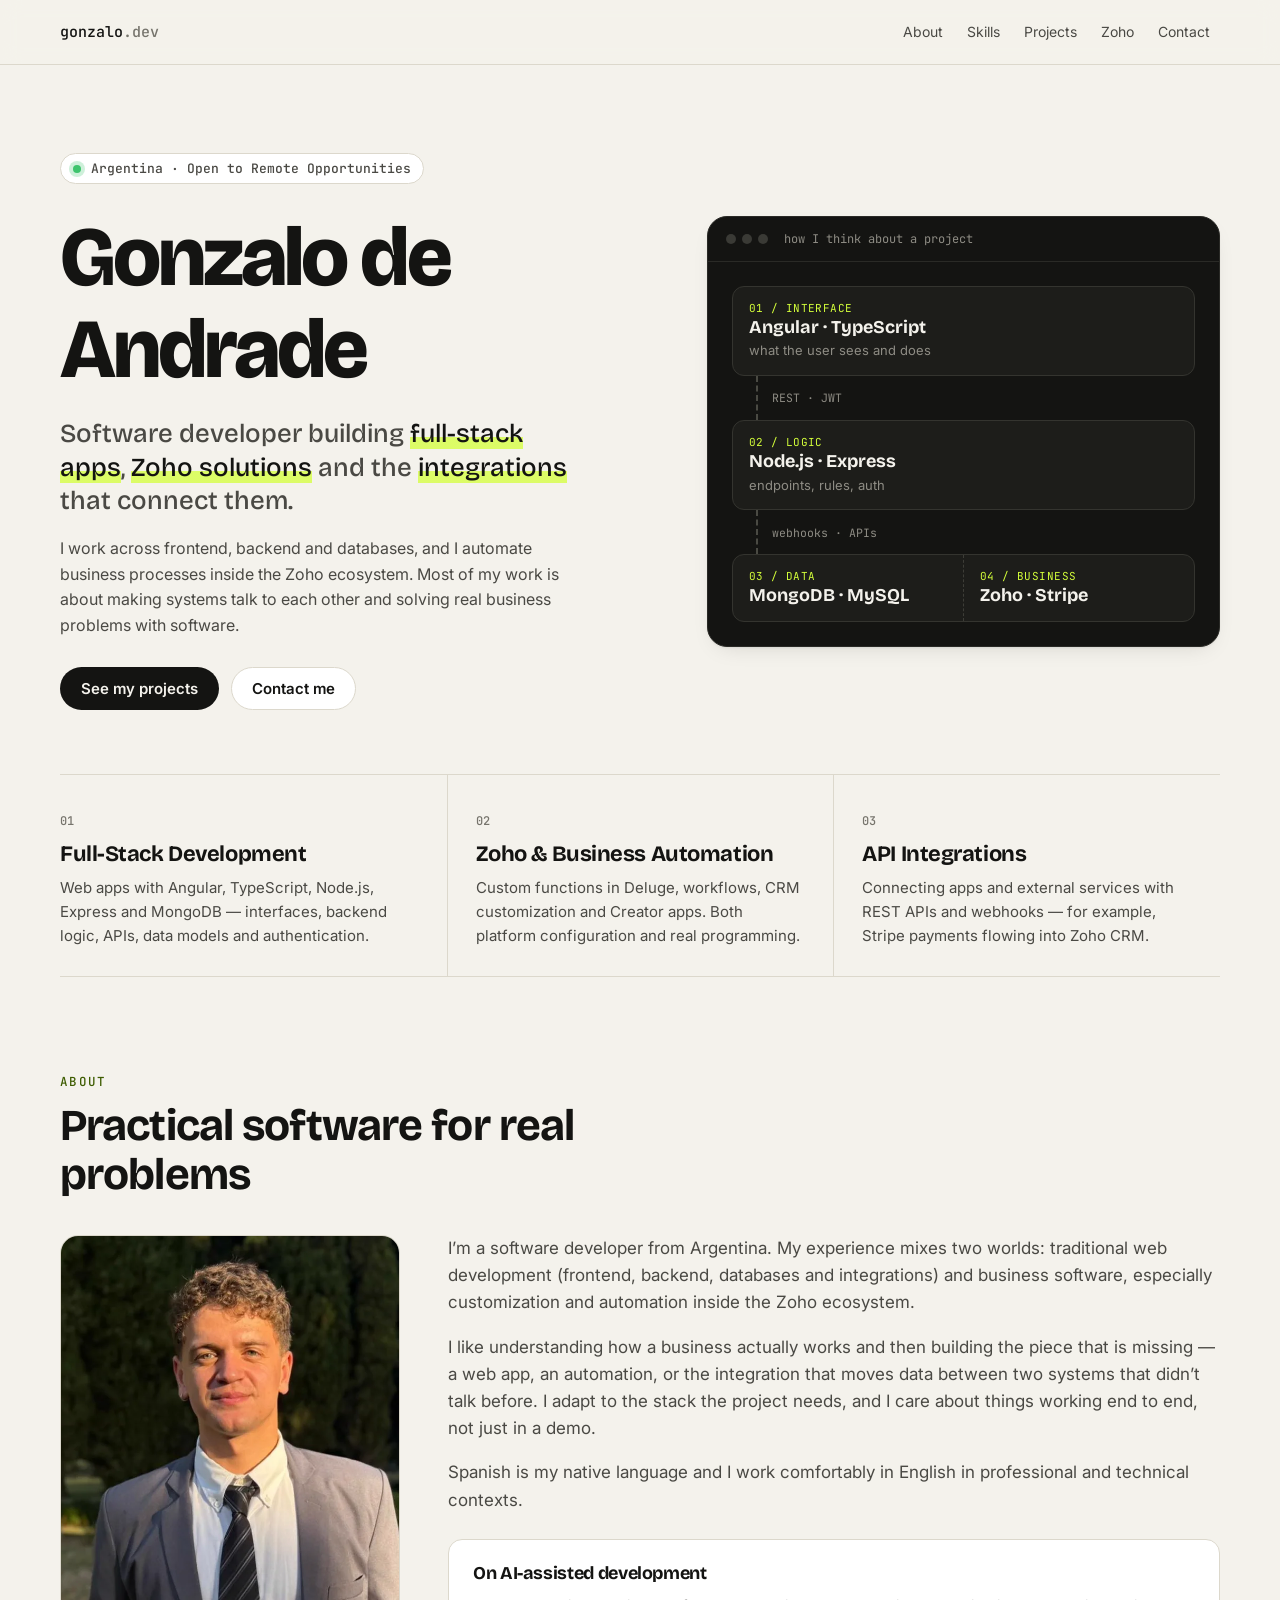
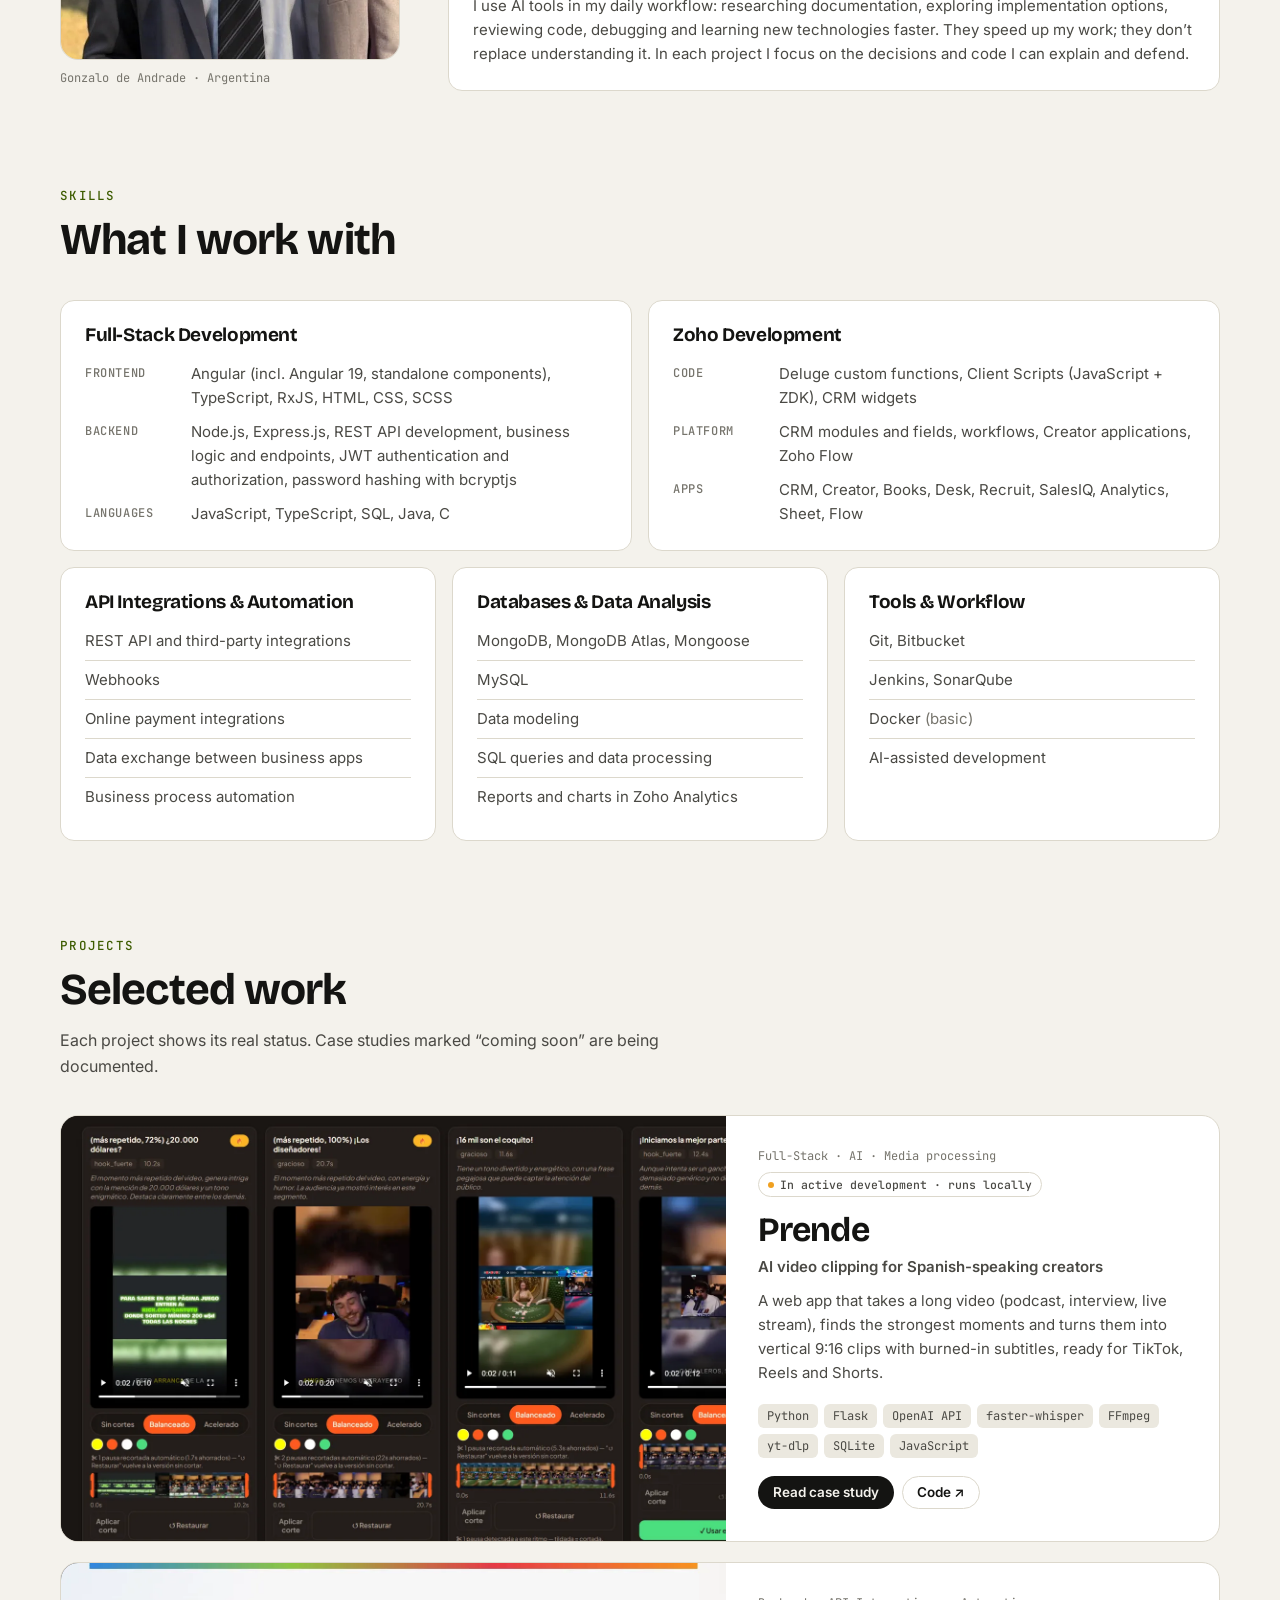
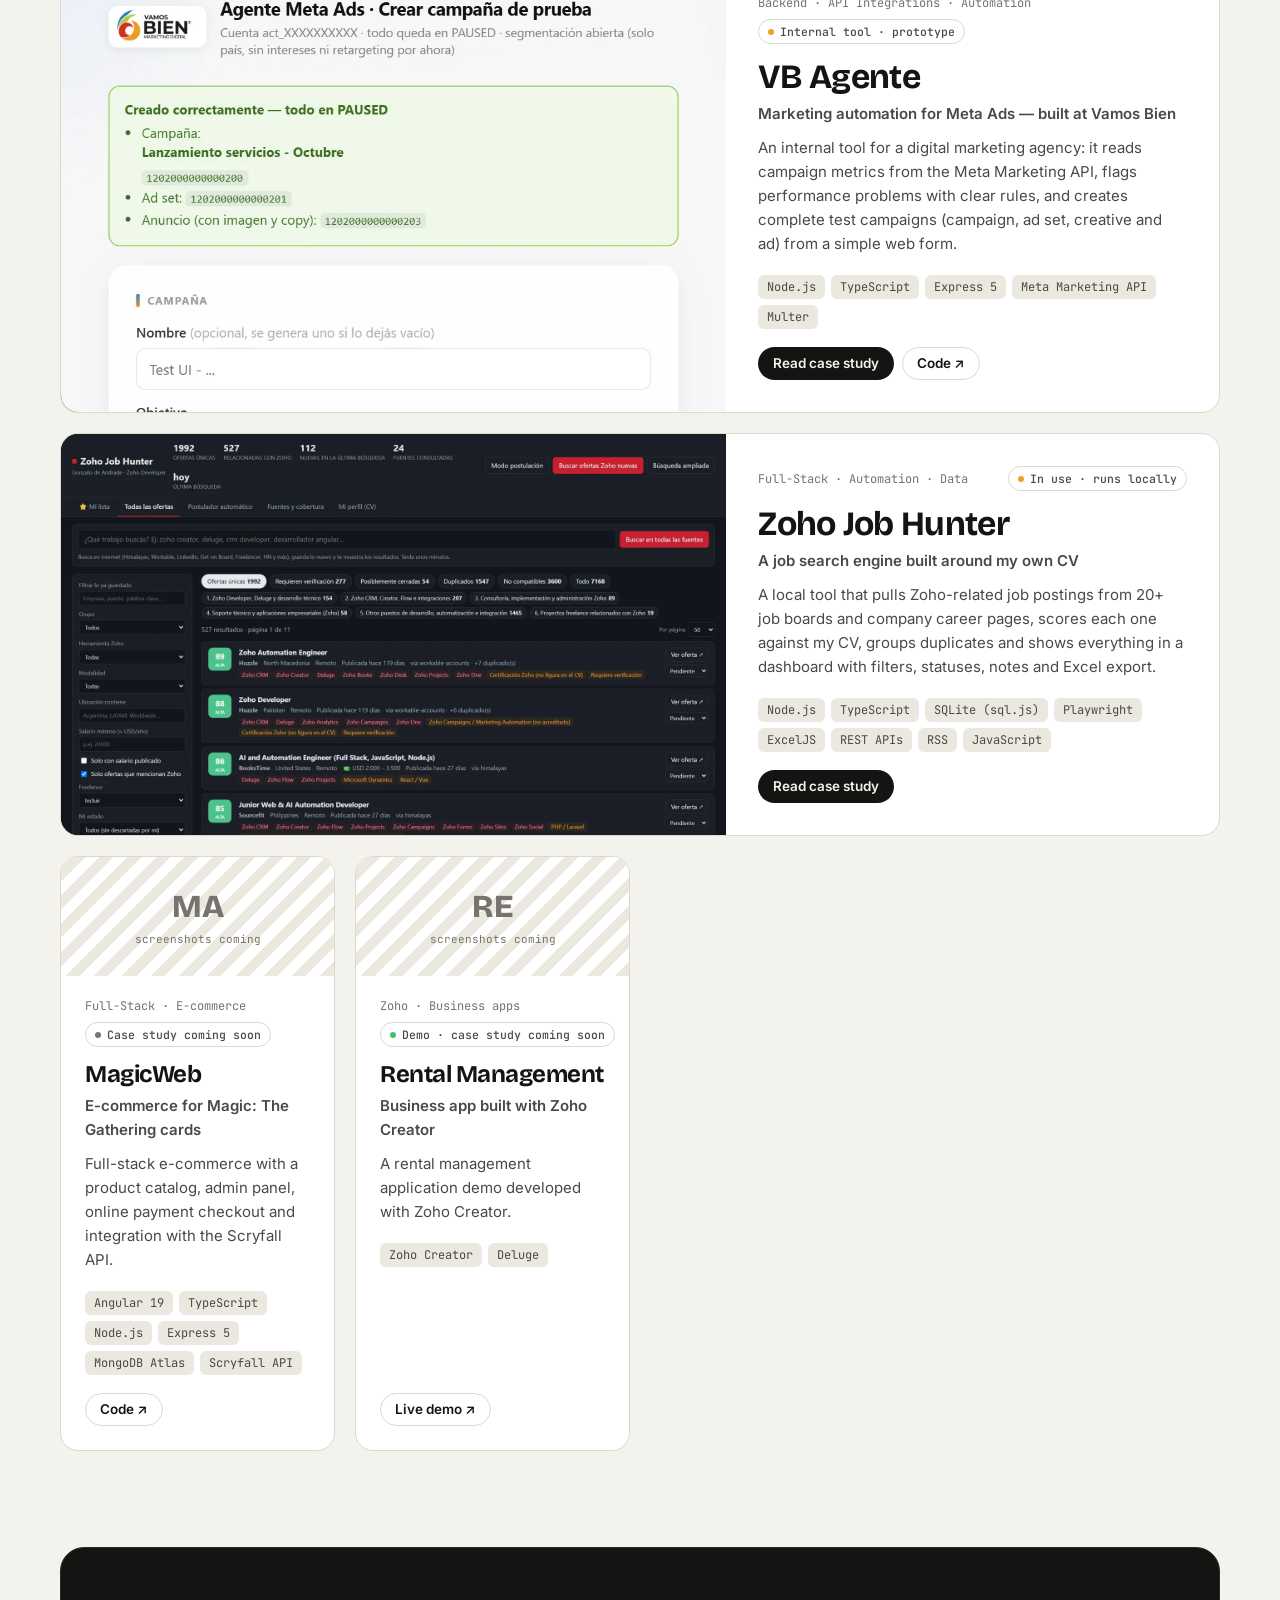
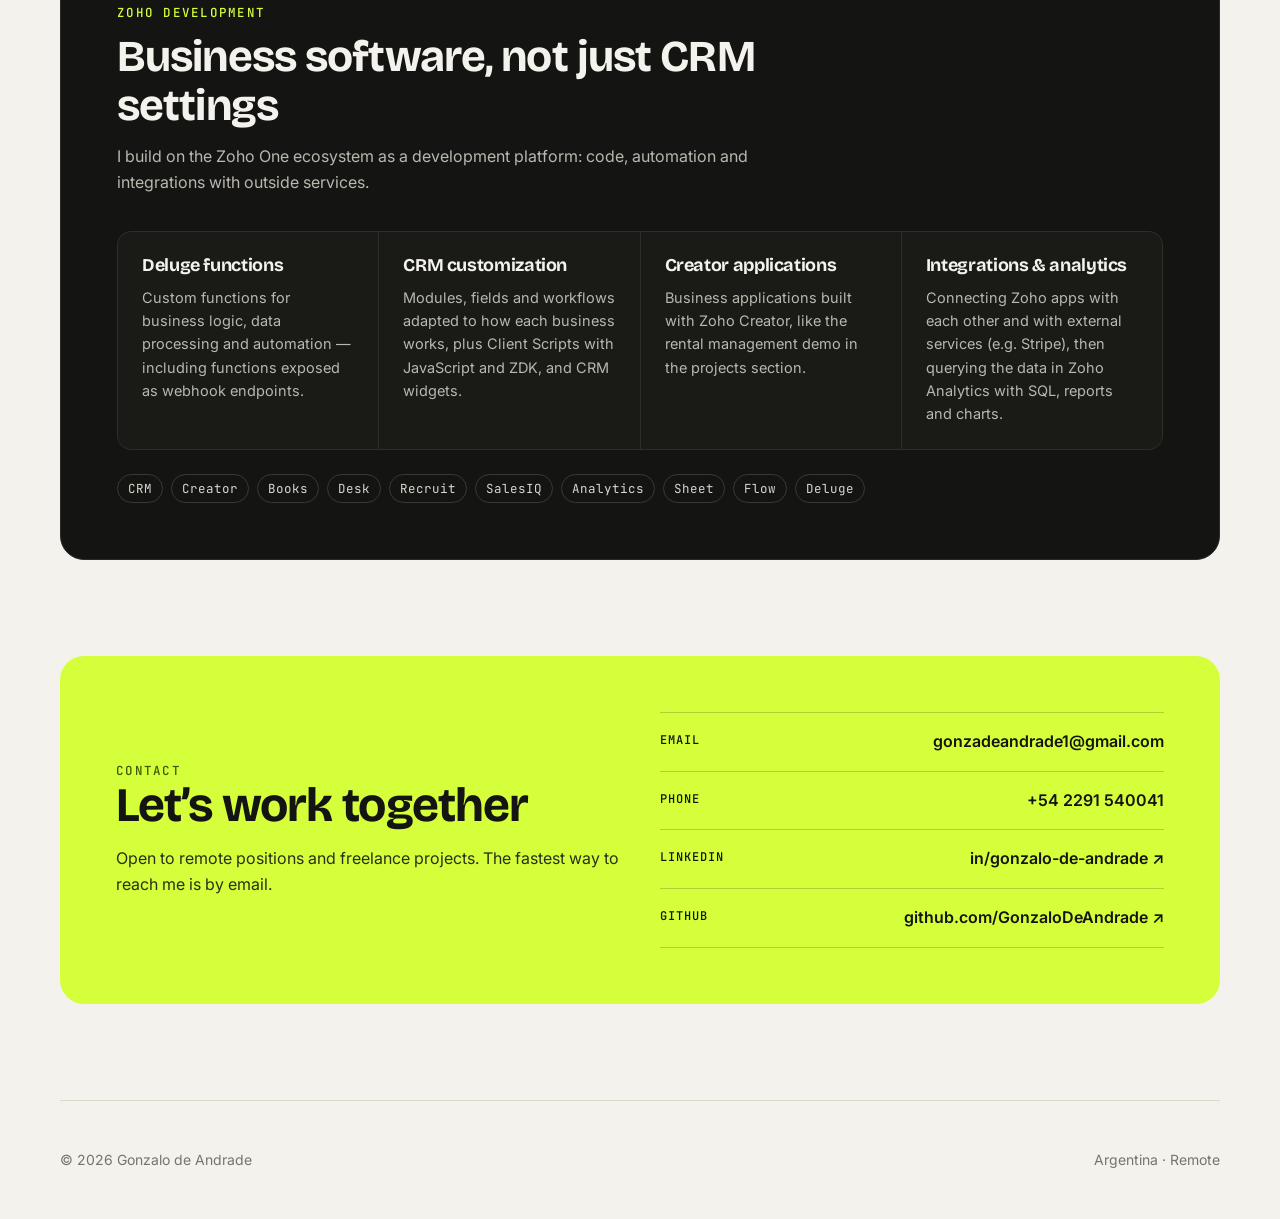
<file: index.html>
<!doctype html>
<html lang="en">
<head>
  <meta charset="utf-8">
  <meta name="viewport" content="width=device-width, initial-scale=1">
  <title>Gonzalo de Andrade · Software Developer</title>
  <meta name="description" content="Software developer from Argentina. Full-stack web development, Zoho solutions and system integrations.">
  <link rel="preconnect" href="https://fonts.googleapis.com">
  <link rel="preconnect" href="https://fonts.gstatic.com" crossorigin>
  <link href="https://fonts.googleapis.com/css2?family=Bricolage+Grotesque:opsz,wght@12..96,500;12..96,700;12..96,800&family=Inter:wght@400;500;600&family=JetBrains+Mono:wght@400;500&display=swap" rel="stylesheet">
  <link rel="stylesheet" href="styles.css">
  <link rel="icon" href="data:image/svg+xml,<svg xmlns='http://www.w3.org/2000/svg' viewBox='0 0 32 32'><rect width='32' height='32' rx='8' fill='%23131311'/><text x='16' y='22' font-family='monospace' font-size='15' fill='%23d4ff3a' text-anchor='middle'>gd</text></svg>">
</head>
<body>
  <a class="skip" href="#main">Skip to content</a>

  <header class="nav">
    <div class="wrap nav-inner">
      <a class="logo" href="#top" aria-label="Home">gonzalo<span>.dev</span></a>
      <nav aria-label="Main">
        <ul>
          <li><a href="#about">About</a></li>
          <li><a href="#skills">Skills</a></li>
          <li><a href="#projects">Projects</a></li>
          <li><a href="#zoho">Zoho</a></li>
          <li><a href="#contact">Contact</a></li>
        </ul>
      </nav>
    </div>
  </header>

  <main id="main">
    <!-- HERO -->
    <section class="hero wrap" id="top">
      <div class="hero-text">
        <p class="eyebrow"><span class="dot" aria-hidden="true"></span>Argentina · Open to Remote Opportunities</p>
        <h1>Gonzalo de Andrade</h1>
        <p class="headline">Software developer building <em>full-stack apps</em>, <em>Zoho solutions</em> and the <em>integrations</em> that connect them.</p>
        <p class="intro">I work across frontend, backend and databases, and I automate business processes inside the Zoho ecosystem. Most of my work is about making systems talk to each other and solving real business problems with software.</p>
        <div class="cta">
          <a class="btn btn-primary" href="#projects">See my projects</a>
          <a class="btn btn-ghost" href="#contact">Contact me</a>
        </div>
      </div>

      <figure class="flow" aria-label="Diagram: frontend, backend and business systems connected through APIs">
        <div class="flow-head"><span></span><span></span><span></span><code>how I think about a project</code></div>
        <ol class="flow-body">
          <li class="node">
            <span class="node-k">01 / interface</span>
            <strong>Angular · TypeScript</strong>
            <small>what the user sees and does</small>
          </li>
          <li class="wire" aria-hidden="true"><span>REST · JWT</span></li>
          <li class="node">
            <span class="node-k">02 / logic</span>
            <strong>Node.js · Express</strong>
            <small>endpoints, rules, auth</small>
          </li>
          <li class="wire" aria-hidden="true"><span>webhooks · APIs</span></li>
          <li class="node node-split">
            <div>
              <span class="node-k">03 / data</span>
              <strong>MongoDB · MySQL</strong>
            </div>
            <div>
              <span class="node-k">04 / business</span>
              <strong>Zoho · Stripe</strong>
            </div>
          </li>
        </ol>
      </figure>
    </section>

    <!-- STRENGTHS -->
    <section class="strengths wrap" aria-label="Core strengths">
      <article>
        <span class="num">01</span>
        <h2>Full-Stack Development</h2>
        <p>Web apps with Angular, TypeScript, Node.js, Express and MongoDB — interfaces, backend logic, APIs, data models and authentication.</p>
      </article>
      <article>
        <span class="num">02</span>
        <h2>Zoho &amp; Business Automation</h2>
        <p>Custom functions in Deluge, workflows, CRM customization and Creator apps. Both platform configuration and real programming.</p>
      </article>
      <article>
        <span class="num">03</span>
        <h2>API Integrations</h2>
        <p>Connecting apps and external services with REST APIs and webhooks — for example, Stripe payments flowing into Zoho CRM.</p>
      </article>
    </section>

    <!-- ABOUT -->
    <section class="section wrap" id="about">
      <div class="section-head">
        <p class="kicker">About</p>
        <h2>Practical software for real problems</h2>
      </div>
      <div class="about-grid">
        <figure class="portrait">
          <img src="assets/gonzalo.webp" alt="Portrait of Gonzalo de Andrade" width="640" height="800" loading="lazy" decoding="async">
          <figcaption>Gonzalo de Andrade · Argentina</figcaption>
        </figure>
        <div class="about-text">
          <div class="prose">
            <p>I’m a software developer from Argentina. My experience mixes two worlds: traditional web development (frontend, backend, databases and integrations) and business software, especially customization and automation inside the Zoho ecosystem.</p>
            <p>I like understanding how a business actually works and then building the piece that is missing — a web app, an automation, or the integration that moves data between two systems that didn’t talk before. I adapt to the stack the project needs, and I care about things working end to end, not just in a demo.</p>
            <p>Spanish is my native language and I work comfortably in English in professional and technical contexts.</p>
          </div>
          <aside class="note-card">
            <h3>On AI-assisted development</h3>
            <p>I use AI tools in my daily workflow: researching documentation, exploring implementation options, reviewing code, debugging and learning new technologies faster. They speed up my work; they don’t replace understanding it. In each project I focus on the decisions and code I can explain and defend.</p>
          </aside>
        </div>
      </div>
    </section>

    <!-- SKILLS -->
    <section class="section wrap" id="skills">
      <div class="section-head">
        <p class="kicker">Skills</p>
        <h2>What I work with</h2>
      </div>
      <div class="skills">
        <article class="skill skill-main">
          <h3>Full-Stack Development</h3>
          <dl>
            <dt>Frontend</dt><dd>Angular (incl. Angular 19, standalone components), TypeScript, RxJS, HTML, CSS, SCSS</dd>
            <dt>Backend</dt><dd>Node.js, Express.js, REST API development, business logic and endpoints, JWT authentication and authorization, password hashing with bcryptjs</dd>
            <dt>Languages</dt><dd>JavaScript, TypeScript, SQL, Java, C</dd>
          </dl>
        </article>
        <article class="skill skill-main">
          <h3>Zoho Development</h3>
          <dl>
            <dt>Code</dt><dd>Deluge custom functions, Client Scripts (JavaScript + ZDK), CRM widgets</dd>
            <dt>Platform</dt><dd>CRM modules and fields, workflows, Creator applications, Zoho Flow</dd>
            <dt>Apps</dt><dd>CRM, Creator, Books, Desk, Recruit, SalesIQ, Analytics, Sheet, Flow</dd>
          </dl>
        </article>
        <article class="skill">
          <h3>API Integrations &amp; Automation</h3>
          <ul>
            <li>REST API and third-party integrations</li>
            <li>Webhooks</li>
            <li>Online payment integrations</li>
            <li>Data exchange between business apps</li>
            <li>Business process automation</li>
          </ul>
        </article>
        <article class="skill">
          <h3>Databases &amp; Data Analysis</h3>
          <ul>
            <li>MongoDB, MongoDB Atlas, Mongoose</li>
            <li>MySQL</li>
            <li>Data modeling</li>
            <li>SQL queries and data processing</li>
            <li>Reports and charts in Zoho Analytics</li>
          </ul>
        </article>
        <article class="skill">
          <h3>Tools &amp; Workflow</h3>
          <ul>
            <li>Git, Bitbucket</li>
            <li>Jenkins, SonarQube</li>
            <li>Docker <span class="muted">(basic)</span></li>
            <li>AI-assisted development</li>
          </ul>
        </article>
      </div>
    </section>

    <!-- PROJECTS -->
    <section class="section wrap" id="projects">
      <div class="section-head">
        <p class="kicker">Projects</p>
        <h2>Selected work</h2>
        <p class="section-sub">Each project shows its real status. Case studies marked “coming soon” are being documented.</p>
      </div>
      <div class="project-feature" id="featured"></div>
      <div class="project-grid" id="projectGrid"></div>
    </section>

    <!-- ZOHO -->
    <section class="section wrap" id="zoho">
      <div class="zoho">
        <div class="section-head">
          <p class="kicker">Zoho Development</p>
          <h2>Business software, not just CRM settings</h2>
          <p class="section-sub">I build on the Zoho One ecosystem as a development platform: code, automation and integrations with outside services.</p>
        </div>
        <div class="zoho-grid">
          <article>
            <h3>Deluge functions</h3>
            <p>Custom functions for business logic, data processing and automation — including functions exposed as webhook endpoints.</p>
          </article>
          <article>
            <h3>CRM customization</h3>
            <p>Modules, fields and workflows adapted to how each business works, plus Client Scripts with JavaScript and ZDK, and CRM widgets.</p>
          </article>
          <article>
            <h3>Creator applications</h3>
            <p>Business applications built with Zoho Creator, like the rental management demo in the projects section.</p>
          </article>
          <article>
            <h3>Integrations &amp; analytics</h3>
            <p>Connecting Zoho apps with each other and with external services (e.g. Stripe), then querying the data in Zoho Analytics with SQL, reports and charts.</p>
          </article>
        </div>
        <p class="zoho-apps" aria-label="Zoho apps I have worked with">
          <span>CRM</span><span>Creator</span><span>Books</span><span>Desk</span><span>Recruit</span><span>SalesIQ</span><span>Analytics</span><span>Sheet</span><span>Flow</span><span>Deluge</span>
        </p>
      </div>
    </section>

    <!-- CONTACT -->
    <section class="section wrap" id="contact">
      <div class="contact">
        <div>
          <p class="kicker">Contact</p>
          <h2>Let’s work together</h2>
          <p>Open to remote positions and freelance projects. The fastest way to reach me is by email.</p>
        </div>
        <ul class="contact-list">
          <li>
            <span class="c-label">Email</span>
            <a class="c-value" href="mailto:gonzadeandrade1@gmail.com">gonzadeandrade1@gmail.com</a>
          </li>
          <li>
            <span class="c-label">Phone</span>
            <a class="c-value" href="tel:+542291540041">+54 2291 540041</a>
          </li>
          <li>
            <span class="c-label">LinkedIn</span>
            <a class="c-value" href="https://www.linkedin.com/in/gonzalo-de-andrade-20a2791b8/" target="_blank" rel="noopener">in/gonzalo-de-andrade ↗</a>
          </li>
          <li>
            <span class="c-label">GitHub</span>
            <a class="c-value" href="https://github.com/GonzaloDeAndrade" target="_blank" rel="noopener">github.com/GonzaloDeAndrade ↗</a>
          </li>
        </ul>
      </div>
    </section>
  </main>

  <footer class="footer wrap">
    <span>© <span id="year"></span> Gonzalo de Andrade</span>
    <span>Argentina · Remote</span>
  </footer>

  <script src="js/projects.js"></script>
  <script src="js/main.js"></script>
</body>
</html>
</file>
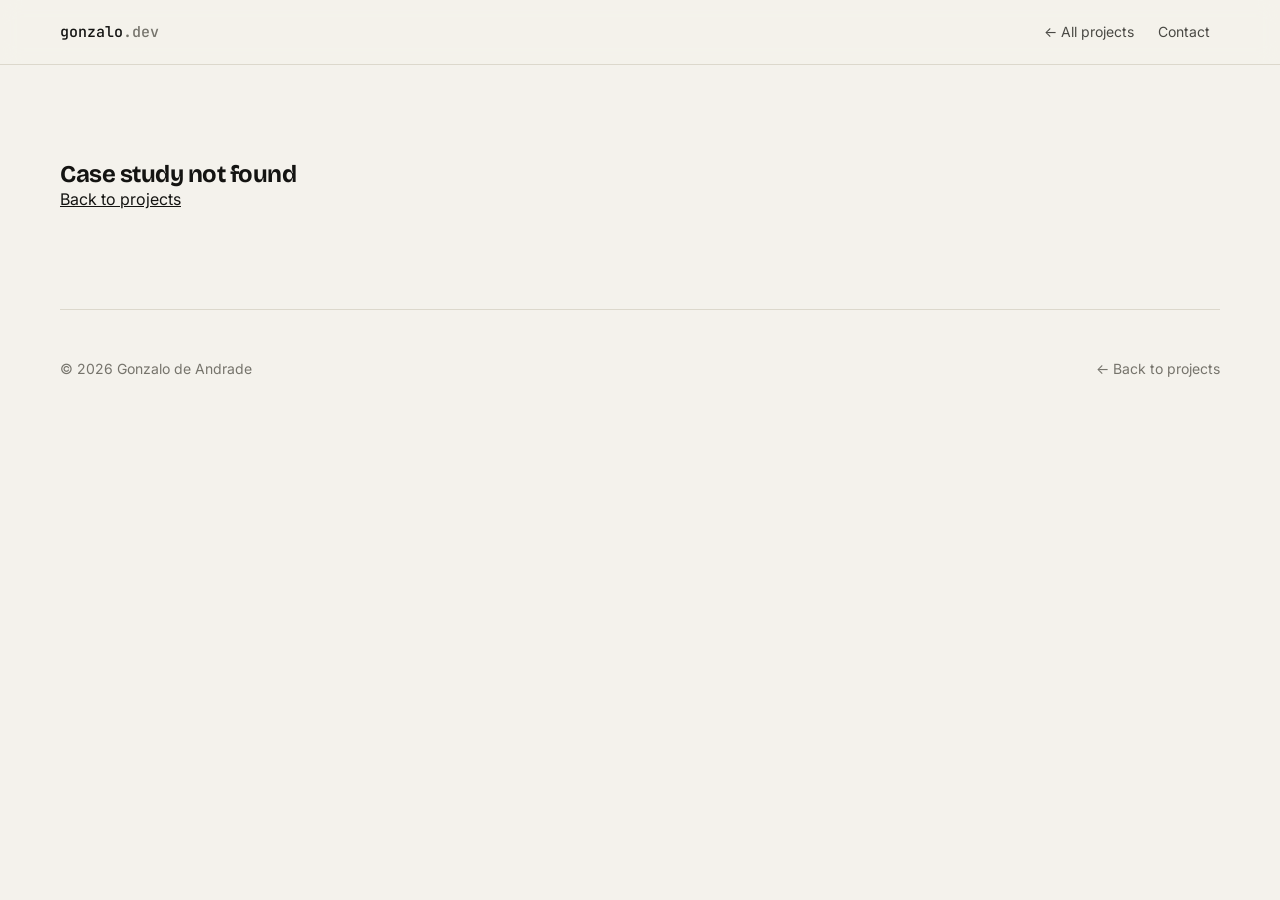
<file: project.html>
<!doctype html>
<html lang="en">
<head>
  <meta charset="utf-8">
  <meta name="viewport" content="width=device-width, initial-scale=1">
  <title>Case study · Gonzalo de Andrade</title>
  <link rel="preconnect" href="https://fonts.googleapis.com">
  <link rel="preconnect" href="https://fonts.gstatic.com" crossorigin>
  <link href="https://fonts.googleapis.com/css2?family=Bricolage+Grotesque:opsz,wght@12..96,500;12..96,700;12..96,800&family=Inter:wght@400;500;600&family=JetBrains+Mono:wght@400;500&display=swap" rel="stylesheet">
  <link rel="stylesheet" href="styles.css">
  <link rel="icon" href="data:image/svg+xml,<svg xmlns='http://www.w3.org/2000/svg' viewBox='0 0 32 32'><rect width='32' height='32' rx='8' fill='%23131311'/><text x='16' y='22' font-family='monospace' font-size='15' fill='%23d4ff3a' text-anchor='middle'>gd</text></svg>">
</head>
<body>
  <a class="skip" href="#main">Skip to content</a>
  <header class="nav">
    <div class="wrap nav-inner">
      <a class="logo" href="index.html" aria-label="Home">gonzalo<span>.dev</span></a>
      <nav aria-label="Main">
        <ul>
          <li><a href="index.html#projects">← All projects</a></li>
          <li><a href="index.html#contact">Contact</a></li>
        </ul>
      </nav>
    </div>
  </header>

  <main id="main" class="wrap case"></main>

  <dialog class="lightbox" id="lightbox" aria-label="Screenshot">
    <button class="lightbox-close" type="button" aria-label="Close">✕</button>
    <img alt="">
    <p class="lightbox-cap"></p>
  </dialog>

  <footer class="footer wrap">
    <span>© <span id="year"></span> Gonzalo de Andrade</span>
    <a href="index.html#projects">← Back to projects</a>
  </footer>

  <script src="js/projects.js"></script>
  <script src="js/main.js"></script>
</body>
</html>
</file>
<file: styles.css>
:root {
  --bg: #f4f2ec;
  --surface: #ffffff;
  --surface-2: #ebe8df;
  --ink: #141412;
  --ink-2: #4a4944;
  --muted: #76746c;
  --line: #dcd8cc;
  --accent: #d4ff3a;          /* used as a fill, always with --ink text */
  --accent-ink: #3d5c00;      /* accent for text on light backgrounds */
  --dark: #141412;
  --dark-ink: #f4f2ec;
  --radius: 14px;
  --shadow: 0 1px 2px rgba(20,20,18,.05), 0 8px 24px -12px rgba(20,20,18,.18);
  --f-display: 'Bricolage Grotesque', system-ui, sans-serif;
  --f-body: 'Inter', system-ui, sans-serif;
  --f-mono: 'JetBrains Mono', ui-monospace, monospace;
  color-scheme: light;
}
@media (prefers-color-scheme: dark) {
  :root:not([data-theme="light"]) {
    --bg: #111110; --surface: #1a1a18; --surface-2: #232320; --ink: #f1efe8; --ink-2: #c4c2ba;
    --muted: #8e8c84; --line: #2e2d29; --accent-ink: #d4ff3a; --dark: #1a1a18;
    --shadow: 0 1px 2px rgba(0,0,0,.3), 0 10px 30px -14px rgba(0,0,0,.6);
    color-scheme: dark;
  }
}
:root[data-theme="dark"] {
  --bg: #111110; --surface: #1a1a18; --surface-2: #232320; --ink: #f1efe8; --ink-2: #c4c2ba;
  --muted: #8e8c84; --line: #2e2d29; --accent-ink: #d4ff3a; --dark: #1a1a18;
  --shadow: 0 1px 2px rgba(0,0,0,.3), 0 10px 30px -14px rgba(0,0,0,.6);
  color-scheme: dark;
}

*, *::before, *::after { box-sizing: border-box; }
html { scroll-behavior: smooth; scroll-padding-top: 80px; }
@media (prefers-reduced-motion: reduce) { html { scroll-behavior: auto; } * { transition: none !important; } }
body {
  margin: 0; background: var(--bg); color: var(--ink);
  font: 400 16px/1.6 var(--f-body); -webkit-font-smoothing: antialiased;
}
img { max-width: 100%; display: block; }
a { color: inherit; }
h1, h2, h3 { font-family: var(--f-display); line-height: 1.1; margin: 0; letter-spacing: -0.02em; }
p { margin: 0 0 1em; }
.wrap { width: min(1160px, 100% - 32px); margin-inline: auto; }
.muted { color: var(--muted); }
.sr-only { position: absolute; width: 1px; height: 1px; overflow: hidden; clip: rect(0 0 0 0); }
.skip { position: absolute; left: -999px; top: 8px; background: var(--accent); color: #141412; padding: 8px 12px; border-radius: 8px; z-index: 100; }
.skip:focus { left: 8px; }
:focus-visible { outline: 2px solid var(--ink); outline-offset: 3px; border-radius: 4px; }

/* NAV */
.nav { position: sticky; top: 0; z-index: 20; background: color-mix(in srgb, var(--bg) 85%, transparent); backdrop-filter: blur(10px); border-bottom: 1px solid var(--line); }
.nav-inner { display: flex; align-items: center; justify-content: space-between; height: 64px; gap: 16px; }
.logo { font-family: var(--f-mono); font-weight: 500; text-decoration: none; font-size: 15px; }
.logo span { color: var(--muted); }
.nav ul { list-style: none; display: flex; gap: 4px; margin: 0; padding: 0; }
.nav a:not(.logo) { text-decoration: none; font-size: 14px; color: var(--ink-2); padding: 6px 10px; border-radius: 8px; }
.nav a:not(.logo):hover { background: var(--surface-2); color: var(--ink); }
@media (max-width: 640px) {
  .nav ul li:nth-child(n+3):not(:last-child) { display: none; }
}

/* BUTTONS */
.btn { display: inline-flex; align-items: center; gap: 8px; font: 600 15px/1 var(--f-body); text-decoration: none; padding: 13px 20px; border-radius: 999px; border: 1px solid transparent; transition: transform .15s ease, background .15s ease; }
.btn:hover { transform: translateY(-1px); }
.btn-primary { background: var(--ink); color: var(--bg); }
.btn-ghost { border-color: var(--line); background: var(--surface); }
.btn-ghost:hover { border-color: var(--ink-2); }
.btn-sm { font-size: 13.5px; padding: 9px 14px; }

/* HERO */
.hero { display: grid; grid-template-columns: 1.15fr 1fr; gap: 56px; align-items: center; padding: 88px 0 64px; }
.eyebrow { font: 500 13px/1 var(--f-mono); color: var(--ink-2); display: inline-flex; align-items: center; gap: 10px; background: var(--surface); border: 1px solid var(--line); padding: 8px 12px; border-radius: 999px; margin-bottom: 28px; }
.dot { width: 8px; height: 8px; border-radius: 50%; background: #3ec46d; box-shadow: 0 0 0 4px color-mix(in srgb, #3ec46d 25%, transparent); }
.hero h1 { font-size: clamp(44px, 7vw, 84px); font-weight: 800; letter-spacing: -0.035em; margin-bottom: 20px; }
.headline { font-family: var(--f-display); font-size: clamp(20px, 2.4vw, 26px); font-weight: 500; line-height: 1.3; color: var(--ink-2); margin-bottom: 18px; max-width: 30ch; }
.headline em { font-style: normal; color: var(--ink); background: linear-gradient(transparent 62%, color-mix(in srgb, var(--accent) 75%, transparent) 62%); }
.intro { color: var(--ink-2); max-width: 54ch; }
.cta { display: flex; gap: 12px; flex-wrap: wrap; margin-top: 28px; }

.flow { margin: 0; background: var(--dark); color: var(--dark-ink); border-radius: 20px; padding: 0 0 24px; box-shadow: var(--shadow); border: 1px solid #2a2a26; overflow: hidden; }
.flow-head { display: flex; align-items: center; gap: 6px; padding: 14px 18px; border-bottom: 1px solid #2a2a26; }
.flow-head span { width: 10px; height: 10px; border-radius: 50%; background: #3a3a35; }
.flow-head code { font: 12px var(--f-mono); color: #8e8c84; margin-left: 10px; }
.flow-body { list-style: none; margin: 0; padding: 24px 24px 0; display: flex; flex-direction: column; }
.node { border: 1px solid #34342f; background: #1d1d1a; border-radius: 12px; padding: 14px 16px; display: flex; flex-direction: column; gap: 2px; }
.node strong { font: 700 18px/1.2 var(--f-display); }
.node small { color: #8e8c84; font-size: 13px; }
.node-k { font: 11px var(--f-mono); color: var(--accent); letter-spacing: .04em; text-transform: uppercase; }
.node-split { flex-direction: row; gap: 0; padding: 0; }
.node-split > div { flex: 1; padding: 14px 16px; display: flex; flex-direction: column; gap: 2px; }
.node-split > div + div { border-left: 1px dashed #3d3d37; }
.wire { height: 44px; position: relative; display: flex; align-items: center; padding-left: 40px; }
.wire::before { content: ''; position: absolute; left: 24px; top: 0; bottom: 0; border-left: 2px dashed #4a4a43; }
.wire span { font: 11.5px var(--f-mono); color: #8e8c84; }

/* STRENGTHS */
.strengths { display: grid; grid-template-columns: repeat(3, 1fr); border-top: 1px solid var(--line); border-bottom: 1px solid var(--line); }
.strengths article { padding: 32px 28px 28px 0; }
.strengths article + article { padding-left: 28px; border-left: 1px solid var(--line); }
.strengths .num { font: 500 12px var(--f-mono); color: var(--muted); }
.strengths h2 { font-size: 22px; margin: 10px 0 10px; }
.strengths p { color: var(--ink-2); font-size: 15px; margin: 0; }

/* SECTIONS */
.section { padding: 96px 0 0; }
.section-head { margin-bottom: 36px; max-width: 680px; }
.kicker { font: 500 12.5px var(--f-mono); text-transform: uppercase; letter-spacing: .1em; color: var(--accent-ink); margin-bottom: 12px; }
.section-head h2 { font-size: clamp(30px, 4vw, 44px); font-weight: 700; }
.section-sub { color: var(--ink-2); margin: 14px 0 0; }

.about-grid { display: grid; grid-template-columns: minmax(240px, 340px) 1fr; gap: 48px; align-items: start; }
.about-text { display: grid; gap: 8px; }
.portrait { margin: 0; }
.portrait img { width: 100%; height: auto; aspect-ratio: 4 / 5; object-fit: cover; border-radius: 18px; border: 1px solid var(--line); background: var(--surface-2); }
.portrait figcaption { font: 12px var(--f-mono); color: var(--muted); margin-top: 10px; }
@media (max-width: 960px) { .portrait { max-width: 320px; } }
.prose p { font-size: 17px; color: var(--ink-2); }
.note-card { background: var(--surface); border: 1px solid var(--line); border-radius: var(--radius); padding: 24px; }
.note-card h3 { font-size: 18px; margin-bottom: 10px; }
.note-card p { color: var(--ink-2); font-size: 15px; margin: 0; }

/* SKILLS */
.skills { display: grid; grid-template-columns: repeat(6, 1fr); gap: 16px; }
.skill { grid-column: span 2; background: var(--surface); border: 1px solid var(--line); border-radius: var(--radius); padding: 24px; }
.skill-main { grid-column: span 3; }
.skill h3 { font-size: 19px; margin-bottom: 16px; }
.skill dl { margin: 0; display: grid; grid-template-columns: 92px 1fr; gap: 10px 14px; }
.skill dt { font: 500 12px/1.9 var(--f-mono); color: var(--muted); text-transform: uppercase; letter-spacing: .05em; }
.skill dd { margin: 0; color: var(--ink-2); font-size: 15px; }
.skill ul { list-style: none; margin: 0; padding: 0; }
.skill li { padding: 7px 0; border-top: 1px solid var(--line); color: var(--ink-2); font-size: 15px; }
.skill li:first-child { border-top: 0; padding-top: 0; }

/* PROJECT CARDS */
.project-feature { display: grid; gap: 20px; margin-bottom: 20px; }
.project-grid { display: grid; grid-template-columns: repeat(auto-fill, minmax(260px, 1fr)); gap: 20px; }
.card { background: var(--surface); border: 1px solid var(--line); border-radius: 18px; overflow: hidden; display: flex; flex-direction: column; transition: border-color .2s ease, transform .2s ease; }
.card:hover { border-color: var(--ink-2); }
.card-featured { display: grid; grid-template-columns: 1.35fr 1fr; }
.card-media { display: block; background: #1b1715; aspect-ratio: 16 / 10; overflow: hidden; }
.card-featured .card-media { aspect-ratio: auto; min-height: 340px; position: relative; }
.card-featured .card-media img { position: absolute; inset: 0; }
.card-media img { width: 100%; height: 100%; object-fit: cover; object-position: top left; transition: transform .5s ease; }
.card:hover .card-media img { transform: scale(1.02); }
.card-media-empty { background: repeating-linear-gradient(-45deg, var(--surface-2) 0 10px, var(--surface) 10px 20px); display: flex; flex-direction: column; align-items: center; justify-content: center; gap: 6px; aspect-ratio: 16 / 7; }
.card-media-empty span { font: 800 32px var(--f-display); color: var(--muted); text-transform: uppercase; }
.card-media-empty small { font: 11px var(--f-mono); color: var(--muted); }
.card-body { padding: 22px 24px 24px; display: flex; flex-direction: column; flex: 1; }
.card-featured .card-body { padding: 32px; justify-content: center; }
.card-meta { display: flex; flex-wrap: wrap; align-items: center; justify-content: space-between; gap: 8px; margin-bottom: 14px; }
.area { font: 12px var(--f-mono); color: var(--muted); }
.card h3 { font-size: 24px; }
.card-featured h3 { font-size: 34px; }
.tagline { font-weight: 600; color: var(--ink-2); margin: 6px 0 10px; }
.card-body > p { color: var(--ink-2); font-size: 15px; }
.tags { list-style: none; display: flex; flex-wrap: wrap; gap: 6px; padding: 0; margin: 4px 0 18px; }
.tags li { font: 12px var(--f-mono); padding: 4px 9px; border-radius: 6px; background: var(--surface-2); color: var(--ink-2); }
.card-links { display: flex; flex-wrap: wrap; gap: 8px; margin-top: auto; }

.status { font: 500 11.5px var(--f-mono); padding: 4px 9px; border-radius: 999px; border: 1px solid var(--line); color: var(--ink-2); white-space: nowrap; }
.status::before { content: ''; display: inline-block; width: 6px; height: 6px; border-radius: 50%; margin-right: 6px; vertical-align: 1px; background: var(--muted); }
.status-active::before { background: #f0a020; }
.status-deployed::before, .status-demo::before { background: #3ec46d; }
.status-offline::before { background: #d64545; }

/* ZOHO */
.zoho { background: var(--dark); color: var(--dark-ink); border-radius: 24px; padding: 56px; border: 1px solid #2a2a26; }
.zoho .kicker { color: var(--accent); }
.zoho .section-sub { color: #b9b7ae; }
.zoho-grid { display: grid; grid-template-columns: repeat(4, 1fr); gap: 1px; background: #2e2e29; border: 1px solid #2e2e29; border-radius: 14px; overflow: hidden; }
.zoho-grid article { background: #1a1a17; padding: 24px; }
.zoho-grid h3 { font-size: 18px; margin-bottom: 10px; }
.zoho-grid p { color: #b9b7ae; font-size: 14.5px; margin: 0; }
.zoho-apps { display: flex; flex-wrap: wrap; gap: 8px; margin: 24px 0 0; }
.zoho-apps span { font: 12.5px var(--f-mono); color: #d8d6cd; border: 1px solid #3a3a34; padding: 5px 10px; border-radius: 999px; }

/* CONTACT */
.contact { display: grid; grid-template-columns: 1fr 1fr; gap: 40px; align-items: center; background: var(--accent); color: #141412; border-radius: 24px; padding: 56px; }
.contact .kicker { color: #3d5c00; }
.contact h2 { font-size: clamp(32px, 4vw, 48px); margin-bottom: 14px; }
.contact p { margin: 0; color: #2b2f1a; }
.contact-list { list-style: none; margin: 0; padding: 0; }
.contact-list li { display: flex; justify-content: space-between; gap: 16px; padding: 16px 0; border-top: 1px solid rgba(20,20,18,.2); flex-wrap: wrap; }
.contact-list li:last-child { border-bottom: 1px solid rgba(20,20,18,.2); }
.c-label { font: 500 12px/1.9 var(--f-mono); text-transform: uppercase; letter-spacing: .08em; }
.c-value { font-weight: 600; text-decoration: none; }
a.c-value:hover { text-decoration: underline; }
.placeholder { font-family: var(--f-mono); font-weight: 400; font-size: 14px; opacity: .7; }
.contact :focus-visible { outline-color: #141412; }

.footer { display: flex; justify-content: space-between; flex-wrap: wrap; gap: 12px; padding: 48px 0; margin-top: 96px; border-top: 1px solid var(--line); font-size: 14px; color: var(--muted); }
.footer a { text-decoration: none; }

/* CASE STUDY */
.case-hero { padding: 64px 0 32px; max-width: 820px; }
.case-hero h1 { font-size: clamp(44px, 7vw, 76px); font-weight: 800; margin-bottom: 14px; }
.case-meta { display: flex; flex-wrap: wrap; align-items: center; gap: 12px; margin-top: 8px; }
.case-meta .card-links { margin: 0; }
.gallery { display: grid; grid-template-columns: repeat(3, 1fr); gap: 16px; }
.gallery figure { margin: 0; }
.gallery .g-main { grid-column: 1 / -1; }
.g-open { all: unset; cursor: zoom-in; display: block; border-radius: 14px; overflow: hidden; border: 1px solid var(--line); background: #1b1715; }
.g-open:focus-visible { outline: 2px solid var(--ink); outline-offset: 3px; }
.gallery img { width: 100%; height: auto; }
.gallery figure:not(.g-main) img { aspect-ratio: 4 / 3; object-fit: contain; background: #1b1715; }
.gallery figcaption { font-size: 13.5px; color: var(--muted); margin-top: 8px; }
.fine { font-size: 13px; color: var(--muted); margin-top: 14px; }
.case-layout { display: grid; grid-template-columns: 1fr 300px; gap: 56px; margin-top: 56px; align-items: start; }
.case-sec { margin-bottom: 48px; }
.case-sec h2 { font-size: 28px; margin-bottom: 16px; }
.case-main p { font-size: 17px; color: var(--ink-2); max-width: 68ch; }
.bullets { padding: 0; margin: 0; list-style: none; }
.bullets li { position: relative; padding: 10px 0 10px 24px; border-top: 1px solid var(--line); color: var(--ink-2); }
.bullets li::before { content: ''; position: absolute; left: 2px; top: 20px; width: 10px; height: 2px; background: var(--ink); }
.challenges { display: grid; gap: 14px; }
.challenges article { background: var(--surface); border: 1px solid var(--line); border-radius: var(--radius); padding: 22px 24px; }
.challenges h3 { font-size: 18px; margin-bottom: 8px; }
.challenges p { font-size: 15.5px !important; margin: 0; }
.case-side { position: sticky; top: 88px; display: grid; gap: 16px; }
.side-box { background: var(--surface); border: 1px solid var(--line); border-radius: var(--radius); padding: 20px; }
.side-box h2 { font-size: 16px; margin-bottom: 12px; }
.side-box p { font-size: 14.5px; color: var(--ink-2); margin: 0; }
.side-box .tags { margin: 0; }

.lightbox { border: 0; padding: 0; background: transparent; max-width: min(1400px, 96vw); max-height: 94vh; }
.lightbox::backdrop { background: rgba(10,10,9,.86); }
.lightbox img { max-height: 84vh; width: auto; margin: 0 auto; border-radius: 10px; }
.lightbox-cap { color: #e9e7e0; text-align: center; font-size: 14px; margin: 12px 0 0; }
.lightbox-close { position: fixed; top: 16px; right: 16px; width: 40px; height: 40px; border-radius: 50%; border: 0; background: #f1efe8; color: #141412; font-size: 16px; cursor: pointer; }

/* RESPONSIVE */
@media (max-width: 960px) {
  .hero { grid-template-columns: 1fr; padding-top: 56px; gap: 40px; }
  .strengths { grid-template-columns: 1fr; }
  .strengths article, .strengths article + article { padding: 24px 0; border-left: 0; }
  .strengths article + article { border-top: 1px solid var(--line); }
  .about-grid, .contact, .case-layout { grid-template-columns: 1fr; }
  .skill, .skill-main { grid-column: span 6; }
  .card-featured { grid-template-columns: 1fr; }
  .card-featured .card-media { aspect-ratio: 16 / 10; }
  .zoho-grid { grid-template-columns: 1fr 1fr; }
  .case-side { position: static; }
}
@media (max-width: 640px) {
  .section { padding-top: 72px; }
  .zoho, .contact { padding: 32px 20px; border-radius: 18px; }
  .zoho-grid { grid-template-columns: 1fr; }
  .card-featured .card-body { padding: 24px; }
  .card-featured h3 { font-size: 28px; }
  .skill dl { grid-template-columns: 1fr; gap: 2px; }
  .skill dd { margin-bottom: 10px; }
  .gallery { grid-template-columns: 1fr; }
  .node-split { flex-direction: column; }
  .node-split > div + div { border-left: 0; border-top: 1px dashed #3d3d37; }
}
</file>
